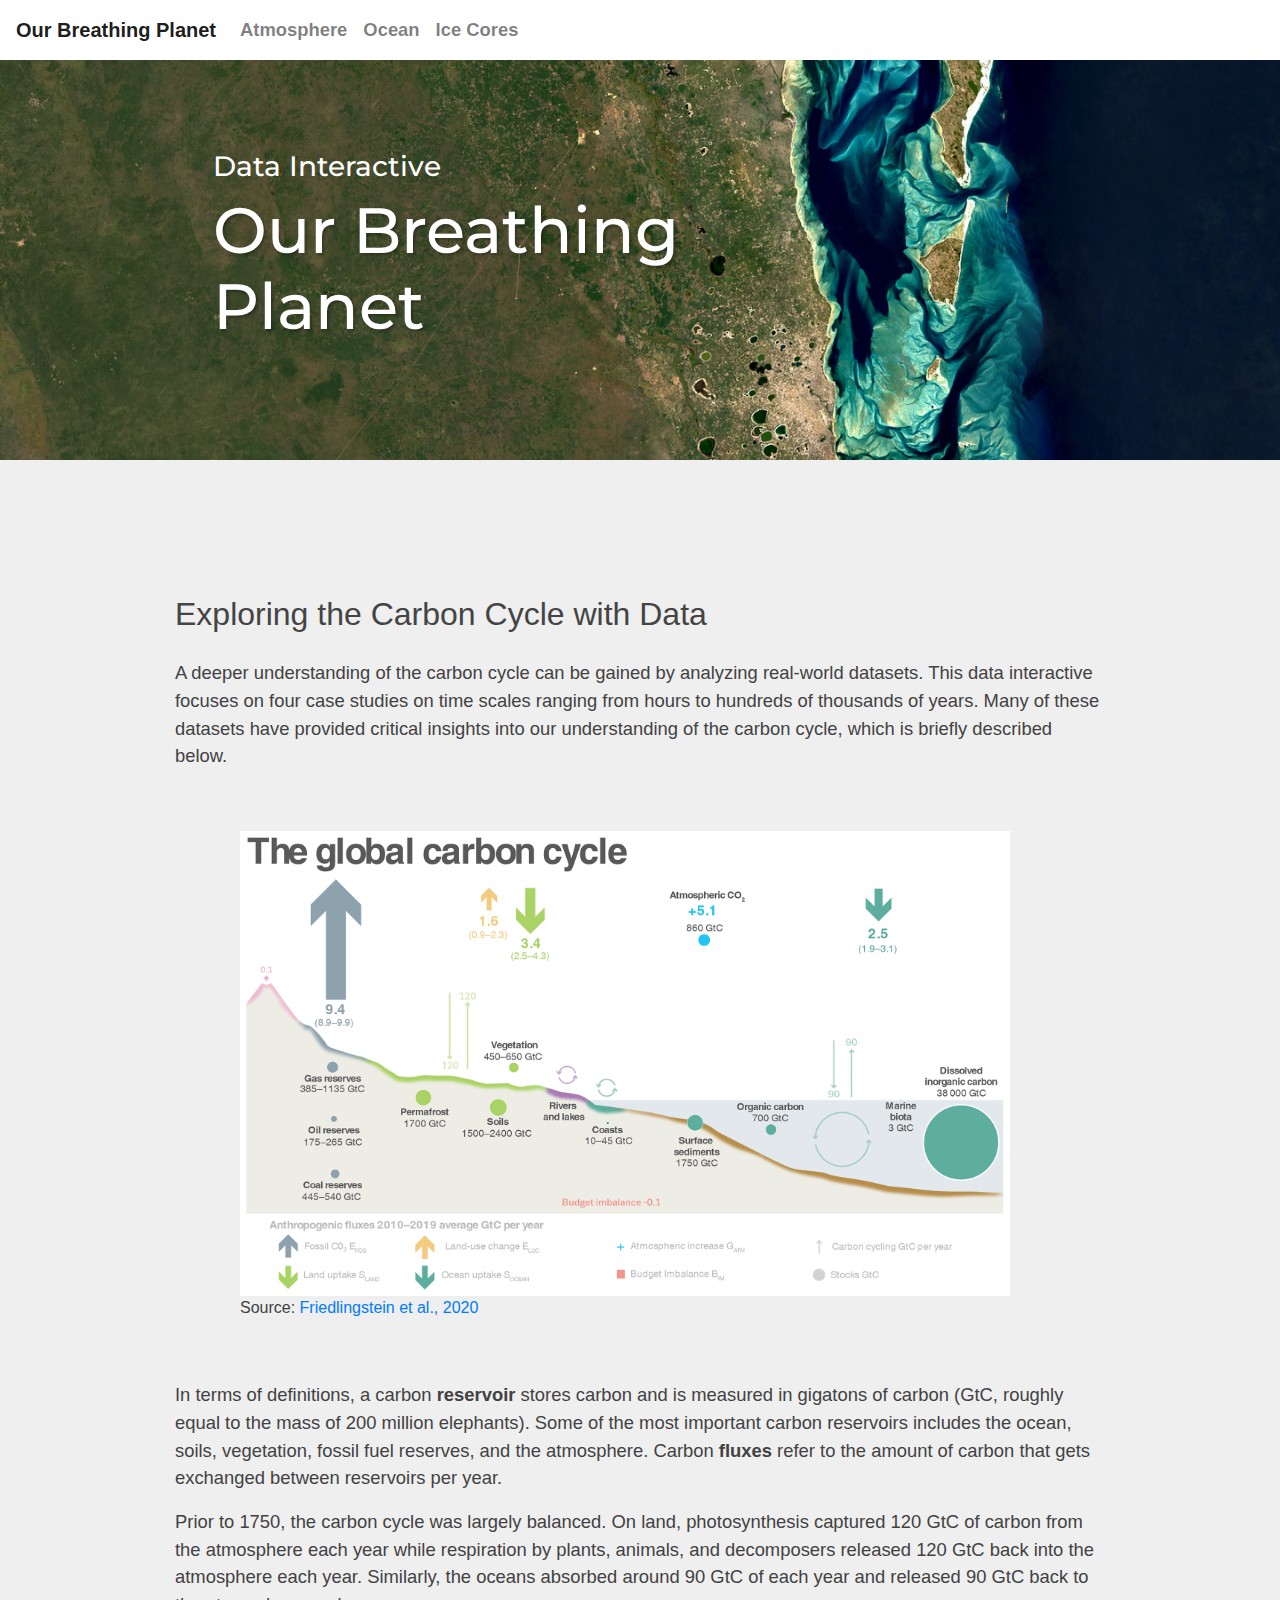
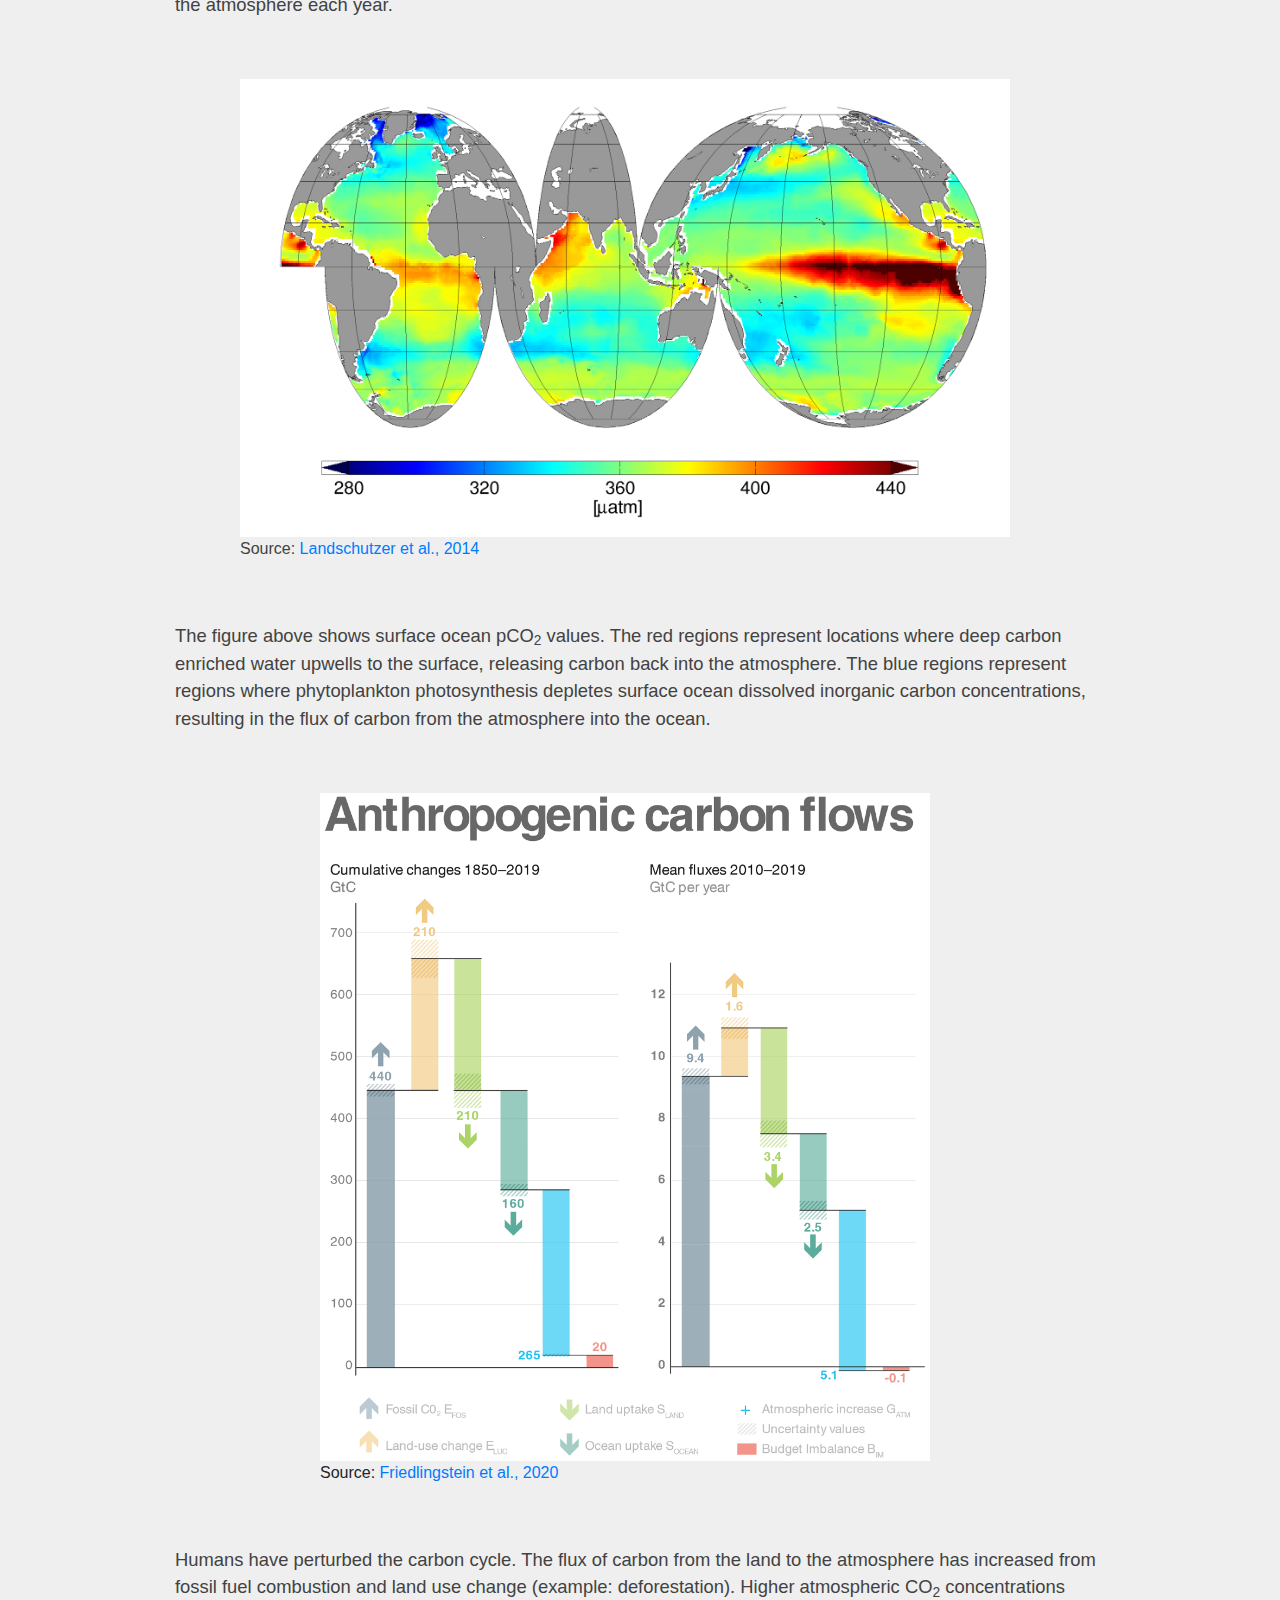
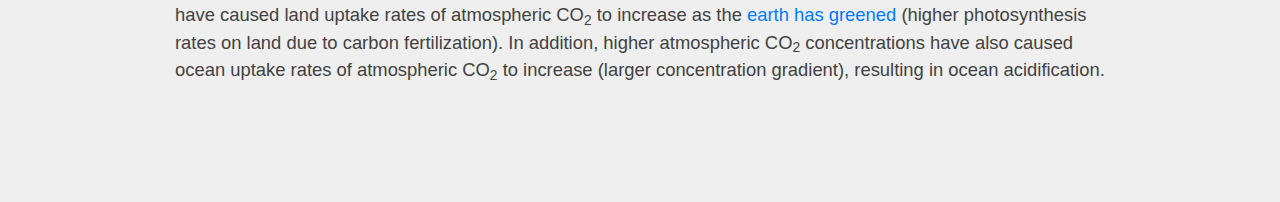
<file: breathingPlanet/index.html>
<!DOCTYPE html>
<html lang="en">

<head>
    <meta charset="UTF-8">
    <meta http-equiv="X-UA-Compatible" content="IE=edge">
    <meta name="viewport" content="width=device-width, initial-scale=1.0">
    <title>Breathing Planet</title>

    <!-- Bootstrap CSS -->
    <link href="style.css" rel="stylesheet">

    <link rel="stylesheet" href="https://stackpath.bootstrapcdn.com/bootstrap/4.4.1/css/bootstrap.min.css"
        integrity="sha384-Vkoo8x4CGsO3+Hhxv8T/Q5PaXtkKtu6ug5TOeNV6gBiFeWPGFN9MuhOf23Q9Ifjh" crossorigin="anonymous">


</head>

<body>

    <nav class="navbar navbar-expand-md navbar-light fixed-top">

        <a href="index.html" class="navbar-brand">Our Breathing Planet</a>


        <button class="navbar-toggler" type="button" data-toggle="collapse" data-target="#navbarCollapse">
            <span class="navbar-toggler-icon"></span>
        </button>

        <div class="collapse navbar-collapse" id="navbarCollapse">
            <ul class="navbar-nav">

                <li class="navbar-item">
                    <a href="atmosphere.html" class="nav-link">Atmosphere</a>
                </li>

                <li class="navbar-item">
                    <a href="ocean.html" class="nav-link">Ocean</a>
                </li>

                <li class="navbar-item">
                    <a href="iceCores.html" class="nav-link">Ice Cores</a>
                </li>

            </ul>
        </div>
    </nav>

    <!--close navbar-->

    <!-- Landing page - main title -->
    <div class="landing">

        <div class="row">
            <div class="col-md-2"></div>
            <div class="col-md-6">
                <h3>Data Interactive</h3>
            </div>
        </div>

        <div class="row">
            <div class="col-md-2"></div>
            <div class="col-md-6">
                <h1>Our Breathing Planet</h1>
            </div>
        </div>

    </div>

    <!-- Section: carbon cycle overview -->
    <div class="content">

        <div class="main-title">
            <div class="col-12">
                <h2>Exploring the Carbon Cycle with Data</h2>
            </div>
        </div>

        <!-- Keeps everything aligned with 75% -->
        <div class="mysection">

            <div class="col-md-12">
                <p>A deeper understanding of the carbon cycle can be gained by analyzing
                    real-world datasets. This data interactive focuses on four case studies
                    on time scales ranging from hours to hundreds of thousands of years.
                    Many of these datasets have provided critical insights into our
                    understanding of the carbon cycle, which is briefly described below. </p>
            </div>

            <div class="row">
                <div class="col-md-1"></div>
                <div class="col-md-10">
                    <img class = "figure" src="images/carbon-cycle.png" alt="carbon cycle">
                    <p>Source: <a href="https://essd.copernicus.org/articles/12/3269/2020/"
                            target="_blank">Friedlingstein et al., 2020</a></p>
                </div>
            </div>

            <div class="col-md-12">
                <p>In terms of definitions, a carbon <b>reservoir</b> stores carbon and is measured
                    in gigatons of carbon (GtC, roughly equal to the mass of
                    200 million elephants). Some of the most important carbon reservoirs includes
                    the ocean, soils, vegetation, fossil fuel reserves, and the atmosphere.
                    Carbon <b>fluxes</b> refer to the amount of carbon that gets exchanged
                    between reservoirs per year.
                </p>


                <p>Prior to 1750, the carbon cycle was largely balanced. On land, photosynthesis
                    captured 120 GtC of carbon from the atmosphere each year while respiration by
                    plants, animals, and decomposers released 120 GtC back into the atmosphere
                    each year. Similarly, the oceans absorbed around 90 GtC of each year and
                    released 90 GtC back to the atmosphere each year.
                </p>
            </div>

            <div class="row">
                <div class="col-md-1"></div>
                <div class="col-md-10">
                    <img class = "figure" src="images/surface-pco2.png" alt="surface pCO2">
                    <p>Source: <a href="https://agupubs.onlinelibrary.wiley.com/doi/10.1002/2014GB004853"
                            target="_blank">Landschutzer et al., 2014</a></p>
                </div>
            </div>

            <div class="col-md-12">
                <p>The figure above shows surface ocean pCO<sub>2</sub> values. The red regions
                    represent locations where deep carbon enriched water upwells to the
                    surface, releasing carbon back into the atmosphere. The blue regions
                    represent regions where phytoplankton photosynthesis depletes surface
                    ocean dissolved inorganic carbon concentrations, resulting in the
                    flux of carbon from the atmosphere into the ocean.
                </p>
            </div>

            <div class="row">
                <div class="col-md-2"></div>
                <div class="col-md-8">
                    <img class = "figure" src="images/anthropogenic-fluxes.png" alt="anthropogenic fluxes">
                    <p>Source: <a href="https://essd.copernicus.org/articles/12/3269/2020/"
                            target="_blank">Friedlingstein et al., 2020</a></p>
                </div>
            </div>

            <div class="col-md-12">
                <p>Humans have perturbed the carbon cycle. The flux of carbon from the land
                    to the atmosphere has increased from fossil fuel combustion and
                    land use change (example: deforestation). Higher atmospheric CO<sub>2</sub>
                    concentrations have caused land uptake rates of atmospheric CO<sub>2</sub>
                    to increase as the
                    <a href="https://www.nature.com/articles/nclimate3004" , target="_blank">
                        earth has greened</a>
                    (higher photosynthesis rates on land due to carbon fertilization). In addition,
                    higher atmospheric CO<sub>2</sub> concentrations have also caused ocean uptake rates of
                    atmospheric CO<sub>2</sub> to increase (larger concentration gradient), resulting in ocean
                    acidification.
                </p>
            </div>

        </div>
    </div>

    <!-- <footer>
        <div class="footer-row">
            <div class="row">
                <div class="col-md-4">
                    <a href="https://hansbdejong.github.io" target="_blank">About Me</a>
                </div>

                <div class="col-md-4">
                    <a href="https://www.linkedin.com/in/hansbdejong/" target="_blank">LinkedIn</a>
                </div>

                <div class="col-md-4">
                    <a href="Hans_DeJong_Resume.pdf" target="_blank">Resume</a>
                </div>
            </div>
        </div>
    </footer> -->

    <!-- Optional JavaScript -->
    <!-- jQuery first, then Popper.js, then Bootstrap JS -->
    <script src="https://code.jquery.com/jquery-3.4.1.slim.min.js"
        integrity="sha384-J6qa4849blE2+poT4WnyKhv5vZF5SrPo0iEjwBvKU7imGFAV0wwj1yYfoRSJoZ+n"
        crossorigin="anonymous"></script>
    <script src="https://cdn.jsdelivr.net/npm/popper.js@1.16.0/dist/umd/popper.min.js"
        integrity="sha384-Q6E9RHvbIyZFJoft+2mJbHaEWldlvI9IOYy5n3zV9zzTtmI3UksdQRVvoxMfooAo"
        crossorigin="anonymous"></script>
    <script src="https://stackpath.bootstrapcdn.com/bootstrap/4.4.1/js/bootstrap.min.js"
        integrity="sha384-wfSDF2E50Y2D1uUdj0O3uMBJnjuUD4Ih7YwaYd1iqfktj0Uod8GCExl3Og8ifwB6"
        crossorigin="anonymous"></script>

</html>
</file>
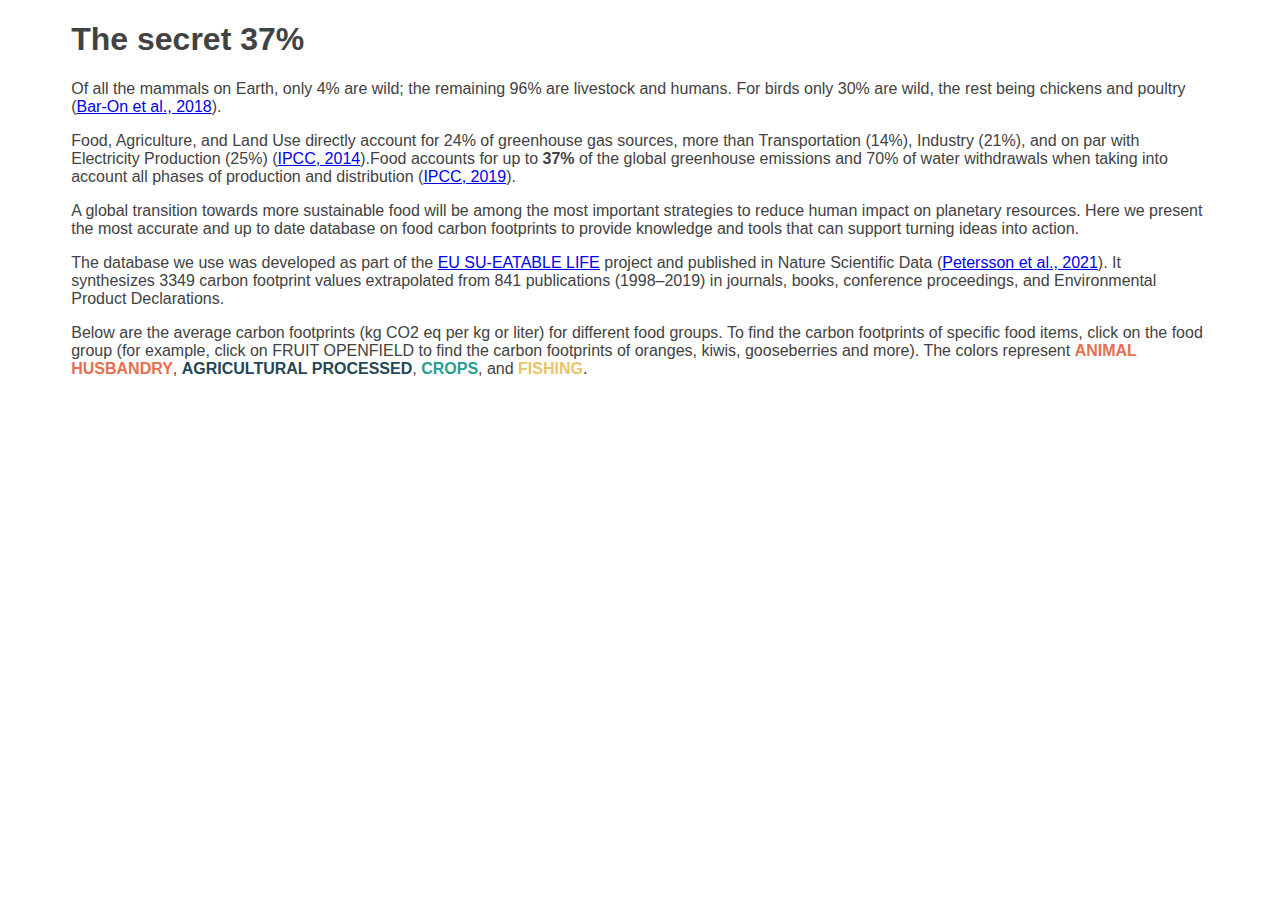
<file: graph/graph.html>
<!DOCTYPE html>
<html lang="en">

<head>
    <meta charset="UTF-8">
    <meta http-equiv="X-UA-Compatible" content="IE=edge">
    <meta name="viewport" content="width=device-width, initial-scale=1.0">
    <title>Document</title>
    <link rel="stylesheet" href="./graph-style.css">
    <script src="./typologyCarbonFootprint2.js"></script>
    <script src="./foodItemCarbonFootprint2.js"></script>
    <style>

    </style>
</head>

<body>


    <div class="graph-intro">
        <h1>The secret 37%</h1>

        <p>Of all the mammals on Earth, only 4% are wild;
            the remaining 96% are livestock and humans. For birds
            only 30% are wild, the rest being chickens
            and poultry (<a href="https://www.pnas.org/content/115/25/6506" target="_blank">Bar-On et al., 2018</a>). </p>

        <p>
            Food, Agriculture, and Land Use directly account for 24%
            of greenhouse gas sources, more than Transportation (14%),
            Industry (21%), and on par with Electricity
            Production (25%) (<a href="https://www.ipcc.ch/report/ar5/wg3/" target="_blank">IPCC, 2014</a>).Food accounts for up
            to <b>37%</b> of the global greenhouse emissions and 70% of
            water withdrawals when taking into account all phases of
            production and distribution (<a href="https://www.ipcc.ch/srccl/download" target="_blank">IPCC, 2019</a>).
        </p>

        <p>
            A global transition towards more sustainable food will be among
            the most important strategies to reduce human impact on
            planetary resources. Here we present the most accurate
            and up to date database on food carbon footprints to provide
            knowledge and tools that can support turning ideas into action.
        </p>

        <p>The database we use was developed as part of the 
            <a href="https://www.sueatablelife.eu/en/" target="_blank">EU SU-EATABLE LIFE</a>
            project and published in
            Nature Scientific Data 
            (<a href="https://www.nature.com/articles/s41597-021-00909-8#Bib1" target="_blank">Petersson et al., 2021</a>). It synthesizes
            3349 carbon footprint values extrapolated from 841 publications
            (1998–2019) in journals, books, conference proceedings,
            and Environmental Product Declarations. </p>

        <p>Below are the average carbon footprints (kg CO2 eq per kg or liter)
            for different food groups. To find the carbon footprints of specific
            food items, click on the food group (for example, click on
            FRUIT OPENFIELD to find the carbon footprints
            of oranges, kiwis, gooseberries and more). The colors
            represent <span style="color:#e76f51; font-weight: bold">ANIMAL HUSBANDRY</span>,
            <span style="color:#264653; font-weight: bold">AGRICULTURAL PROCESSED</span>,
            <span style="color:#2a9d8f; font-weight: bold">CROPS</span>,
            and <span style="color:#e9c46a; font-weight: bold">FISHING</span>.
        </p>
    </div>

    <div id="myModal" class="Modal is-hidden is-visuallyHidden">
        <!-- Modal content -->
        <div class="Modal-content">
            <span id="closeModal" class="Close">&times;</span>
            <div class=modalTitle>BEER</div>
            <div id=modalTable>
                <div class=modalTableSubTitle>FOOD ITEM</div>
                <div class=modalTableSubTitle>CARBON FOOTPRINT<br>(kg C / kg)</div>
                <div style=>BEER IN GLASS</div>
                <div style=>0.96</div>
                <div>BEER IN CAN</div>
                <div>0.69</div>
            </div>
        </div>
    </div>
    </div>


    <div class=graph-container>
        <div class="canvas"></div>
    </div>






    <script src="https://d3js.org/d3.v7.min.js"></script>
    <script src="graph.js"></script>
</body>



</html>
</file>
<file: breathingPlanet/style.css>
@import url('https://fonts.googleapis.com/css?family=Montserrat:400,700&display=swap');


input[type="checkbox"] { /* change "blue" browser chrome to yellow */
    filter: opacity(0.2);
}


/* prevents the navbar from covering content */
body { 
    height: 100%;
    padding-top: 60px;
    margin: 0;
    width: 100%;
}

html{
    height: 100%; 
}

/* navigation */
nav {
    font-weight:600;
    font-size:1.15em; 
    background-color: rgba(255,255,255); 
}

/* .navbar-brand{
   padding-left:20px;
} */

/* Land page cover image */
.landing{
    background: url(images/breathing-planet.jpg);
    background-position: center;
    height: 400px;
    width: 100%;
    background-size: cover;
    font-family: 'Montserrat';
    color:white;
}

.landing h3{
    margin-top: 90px;
}
.landing h1{
    /* margin-top: 10px; */
    font-size: 4em;
    text-shadow: 2px 2px 3px rgba(0, 0, 0, 0.3);    
}

/* Atmosphere page cover image */
.atmosphere{
    background: url(images/atmosphere.jpg);
    background-position: top;
    height: 400px;
    width: 100%;
    background-size: cover;
    font-family: 'Montserrat';
    color:white;
}

.atmosphere h1{
    font-size: 4em;
    text-shadow: 2px 2px 3px rgba(0, 0, 0, 0.3);  
    text-align: center;  
    padding-top: 160px;
}

/* Coral reef page cover image */
.coral{
    background: url(images/Cover_Photo4.jpg);
    background-position: top;
    height: 400px;
    width: 100%;
    background-size: cover;
    font-family: 'Montserrat';
    color:white;
}

.coral h1{
    font-size: 4em;
    text-shadow: 2px 2px 3px rgba(0, 0, 0, 0.3);  
    text-align: center;  
    padding-top: 160px;
}

/* Ocean page cover image */
.ocean{
    background: url(images/ocean.jpg);
    background-position: center;
    height: 400px;
    width: 100%;
    background-size: cover;
    font-family: 'Montserrat';
    color:white;
}

.ocean h1{
    font-size: 4em;
    text-shadow: 2px 2px 3px rgba(0, 0, 0, 0.3);  
    text-align: center;  
    padding-top: 160px;
}

/* Ice cores page cover image */
.ice{
    background: url(images/The_Last_Ocean_Plate.jpg);
    background-position: top;
    height: 400px;
    width: 100%;
    background-size: cover;
    font-family: 'Montserrat';
    color:white;
}

.ice h1{
    font-size: 4em;
    text-shadow: 2px 2px 3px rgba(0, 0, 0, 0.3);  
    padding-top: 160px;
    text-align: center;
}

/* Content styling  */
.content{
    background-color: #efefef;
}

.row{
    width: 100%;
    margin: auto;
}

/* Contains text, keeps everything aligned with 75% */
.mysection{
    width: 75%;
    margin: auto;
    padding-top: 2vh;
    padding-bottom: 8%;
}

.interactive{
    /* width: 95%; */
    margin: auto;
    margin-top: 8vh;
    margin-bottom: 8vh;


}

.main-title {
    width: 75%;
    margin: auto; 
    padding-top: 15vh;
    color: #444444;
    font-family:"Google Sans","Roboto",sans-serif;
}


.mysection .row{
    padding-top: 5vh;
    padding-bottom: 5vh;
}


.figure {
    width:100%;  
}

.col-md-12{
    padding-left: 0px;
    padding-right: 0px;
}

.col-md-12 p{
    color: #424242;
    font-family:"Google Sans","Roboto",sans-serif;
    font-size: 1.15em; 

}

.col-md-12 h2{
    color: #424242;
    font-family:"Google Sans","Roboto",sans-serif;
}

.col-md-10 p{
    color: #424242;
    font-family:"Google Sans","Roboto",sans-serif;
}

/* Dygraphs styling */
#graphdiv1{
    width: 100%;
    height: 400px;
}

#graphdiv2{
    width: 100%;
    height: 400px;
}

/* Footer styling */
footer{
    background-color:#070909; 
    height: 300px;
    padding-top: 40px;
}
   
.footer-row {
    margin: auto;
    width: 30%; 
    text-align: center;  
}

.footer-row a{
    opacity: 0.6;  
    color: white;
    font-family:"Google Sans","Roboto",sans-serif;
    font-weight: 500;
}

.footer-row a:hover{
    opacity: 1;
    color: white;
    text-decoration: none;
}

/* CSS for the Globes */

/* Makes the tilt slider bar vertical*/
input[type=range][orient=vertical] {
    writing-mode: bt-lr;
    /* IE */
    -webkit-appearance: slider-vertical;
    /* WebKit */
    width: 30px;
    height: 100px;
}

/* spaces the slider bars vertically */
#menu .item {
    margin-bottom: 10px;
}

/* Width of the slider bars */
#menu .item input {
    width: 100px;
}


/* svg {
    border: 1px solid #eee;
} */

.map path {
    fill: #e5e5e5;
    stroke: #888;
}


.graticule path {
    fill: #fff;
    stroke: #ccc;
}

.circles path {
    fill: red;
    stroke: #69b3a2;
}


#tooltip {
    position: absolute;
    z-index: 999999999;
    width: 120px;
    height: auto;
    padding: 10px;
    background-color: white;
    -webkit-border-radius: 10px;
    -moz-border-radius: 10px;
    border-radius: 10px;
    -webkit-box-shadow: 4px 4px 10px rgba(0, 0, 0, 0.4);
    -moz-box-shadow: 4px 4px 10px rgba(0, 0, 0, 0.4);
    box-shadow: 4px 4px 10px rgba(0, 0, 0, 0.4);
    pointer-events: none;
}

#tooltip.hidden {
    display: none;
}

#tooltip p {
    margin: 0;
    font-family: sans-serif;
    font-size: 16px;
    line-height: 20px;
    font-weight:bold;
}

/* Leaflet */
#palmyraMap { height: 500px; width: 100%;}

#ofuMap { height: 500px; width: 100%;}
</file>
<file: graph/graph-style.css>
@import url('https://fonts.googleapis.com/css?family=Montserrat:400,700&display=swap');


.graph-intro{
  width: 90%;
  margin: auto;
  color: #424242;
  font-family:"Google Sans","Roboto",sans-serif;
  
}


/* hide y axis  */
.domain{
    color: #efefef;
}

.graph-container{
    display: flex;
    justify-content: center;
  
}

.graph-svg{
    background-color: #efefef;
    border-radius: 10px;
    color: #424242;
    font-family:"Google Sans","Roboto",sans-serif;
}

.Modal {
    display: block;
    position: fixed;
    left: 0;
    top: 0;
    z-index: 9999;
    width: 100%;
    height: 100%;
    padding-top: 100px;
    background-color: black;
    background-color: rgba(0, 0, 0, 0.2);
    -webkit-transition: 0.5s;
    transition: all 0.3s linear;
  }
  
  .Modal-content {
    background-color: #fefefe;
    margin: auto;
    padding: 10px;
    border-radius: 4px;
    width: 600px;
    height: 400px;
    overflow-y:auto;
  }

  .ModalOpen { overflow: hidden; }

  .is-hidden { display: none; }
  
  .is-visuallyHidden { opacity: 0; }

  .Close {
    float: right;
    color: #aaaaaa;
    font-size: 25px
  }

  .Close:hover, .Close:focus {
    color: #000;
    text-decoration: none;
    cursor: pointer;
  }

  .is-blurred {
    filter: blur(2px);
    -webkit-filter: blur(2px);
  }

  .modalTitle{
    padding-top: 20px;
    color: #424242;
    font-family:"Google Sans","Roboto",sans-serif;
    font-size: 30px;
    padding-bottom: 10px;
  }

  #modalTable{
    font-family:"Google Sans","Roboto",sans-serif;    
    display: grid;
    grid-template-columns: repeat(2, 1fr);
    /* grid-template-rows: 30px; */
    font-size: 20px;
    padding-left:0;
    margin-bottom: 3px;
    color: #424242;
  }

  .modalTableSubTitle{
    font-family:"Google Sans","Roboto",sans-serif;  
    color: #424242;
    padding-bottom: 5px;
    margin-bottom: 10px;
    border-bottom: 1px solid #424242;
    
  }
</file>
